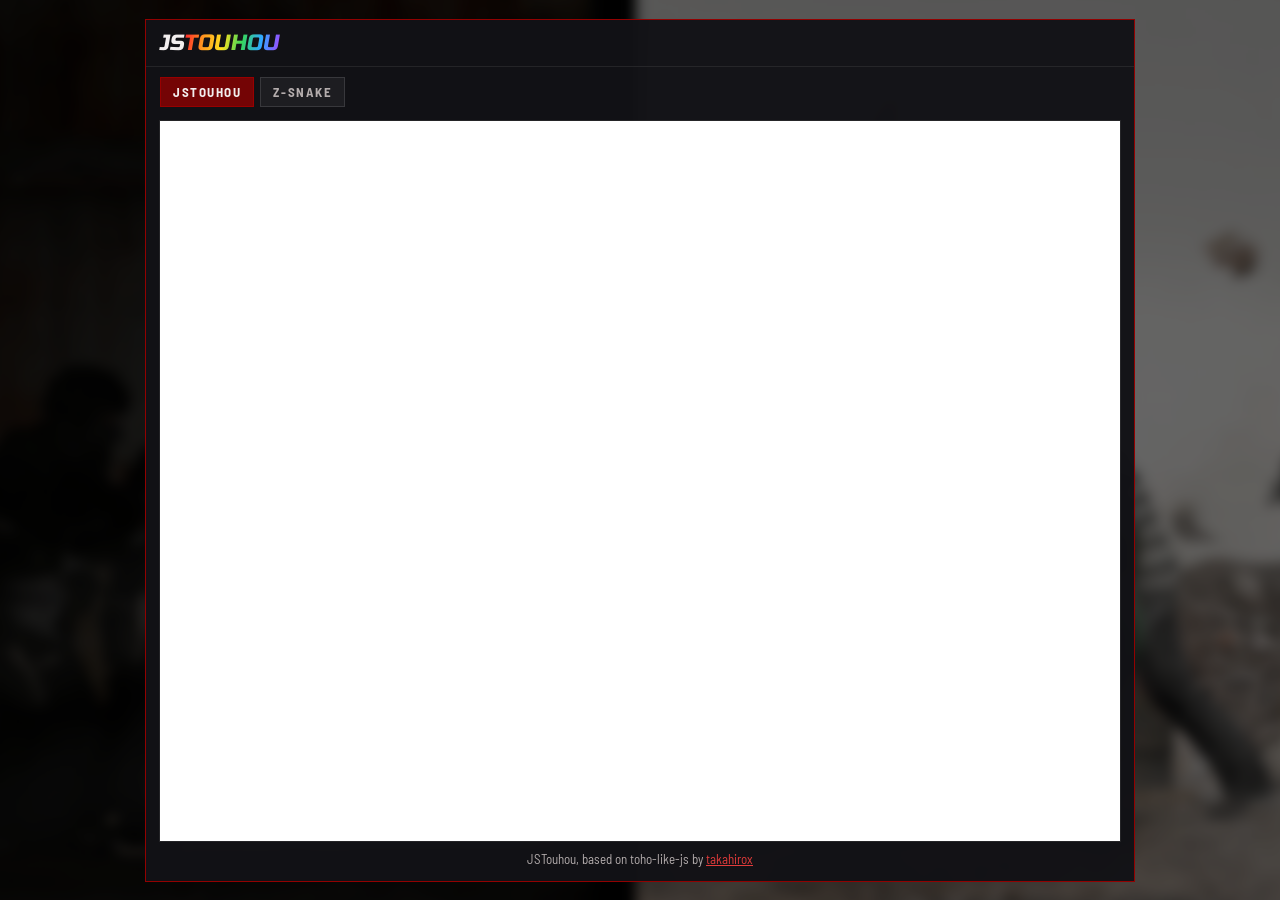
<file: arcade/index.html>
<!doctype html>
<html lang="en">
<head>
<meta charset="utf-8">
<meta name="viewport" content="width=device-width, initial-scale=1">
<title>Z-City+ Arcade</title>
<link rel="stylesheet" href="https://fonts.googleapis.com/css2?family=Russo+One&family=Barlow+Semi+Condensed:wght@400;600;700&display=swap">
<style>
:root {
  --panel: rgba(25, 25, 30, 0.86);
  --edge: rgba(155, 0, 0, 0.94);
  --red: #c80000;
  --hot: #e23b3b;
  --text: #f2eeee;
  --dim: #b4adad;
  --ui: "Bahnschrift", "Barlow Semi Condensed", "Arial Narrow", sans-serif;
  --logo: "Russo One", "Bahnschrift", "Arial Black", sans-serif;
  color-scheme: dark;
}
html, body { margin: 0; min-height: 100%; }
body { background: #0b0b0e; color: var(--text); font-family: var(--ui); overflow: hidden; }
[hidden] { display: none !important; }
.bg { position: fixed; top: 0; right: 0; bottom: 0; left: 0; background: #0b0b0e url("../bg/1.jpg") center / cover no-repeat; filter: blur(6px) brightness(0.4); transform: scale(1.05); }
.stage { position: relative; min-height: 100vh; display: flex; align-items: center; justify-content: center; padding: 12px; box-sizing: border-box; }
.panel { background: var(--panel); border: 1.5px solid var(--edge); backdrop-filter: blur(8px); -webkit-backdrop-filter: blur(8px); box-sizing: border-box; }
/* snake */
.snakebox {
  position: fixed; z-index: 10; top: 0; right: 0; bottom: 0; left: 0; display: grid; place-items: center;
  background: rgba(5,5,8,0.55); opacity: 0; visibility: hidden; transition: opacity 0.3s ease, visibility 0.3s;
  padding-left: max(16px, env(safe-area-inset-left, 0px)); padding-right: max(16px, env(safe-area-inset-right, 0px));
}
.snakebox.open { opacity: 1; visibility: visible; }
.snakewin { width: min(440px, 100%); transform: scale(0.94); transition: transform 0.3s ease; }
.snakebox.open .snakewin { transform: none; }
.snakewin.wide { width: min(990px, 100%, calc((100vh - 170px) * 4 / 3 + 30px)); backdrop-filter: none; -webkit-backdrop-filter: none; background: rgba(18, 18, 22, 0.97); }
.arcadetabs { display: flex; gap: 6px; padding: 10px 14px 0; }
.arcadetabs button { font: 700 13px var(--ui); letter-spacing: 0.12em; text-transform: uppercase; color: var(--dim); background: rgba(255,255,255,0.05); border: 1px solid rgba(255,255,255,0.12); padding: 6px 12px; cursor: pointer; }
.arcadetabs button:hover, .arcadetabs button:focus-visible { color: var(--text); outline: none; border-color: var(--edge); }
.arcadetabs button.on { color: var(--text); background: rgba(150,0,0,0.75); border-color: var(--edge); }
.danmakubody { padding: 14px; display: flex; flex-direction: column; gap: 10px; align-items: center; }
.danmakuframe { position: relative; width: 100%; height: 0; padding-bottom: 75%; overflow: hidden; background: #000; outline: 1px solid rgba(255,255,255,0.08); }
.danmakuframe iframe { position: absolute; top: 0; left: 0; width: 100%; height: 100%; border: 0; }
.danmakuhint { font-size: 13px; color: var(--dim); text-align: center; }
.danmakuhint a { color: var(--hot); }
.snakehead { display: flex; justify-content: space-between; align-items: center; padding: 10px 14px; border-bottom: 1px solid rgba(255,255,255,0.08); }
.snaketitle { font-family: var(--logo); font-size: 22px; transform: skewX(-10deg); }
.snaketitle .r { background: linear-gradient(90deg, #ff2a2a, #ff9a1f, #ffe11f, #36d65a, #2fa8ff, #9a4dff); -webkit-background-clip: text; background-clip: text; color: transparent; }
.snakehead button { font: 700 18px var(--ui); color: var(--text); background: none; border: 1.5px solid var(--edge); width: 32px; height: 32px; cursor: pointer; }
.snakehead button:hover, .snakehead button:focus-visible { background: rgba(150,0,0,0.85); outline: none; }
.snakebody { padding: 14px; display: flex; flex-direction: column; gap: 10px; align-items: center; }
.scores { display: flex; justify-content: space-between; width: 100%; font-size: 14px; letter-spacing: 0.08em; text-transform: uppercase; color: var(--dim); font-variant-numeric: tabular-nums; }
.scores b { color: var(--text); }
#snake { width: 100%; max-width: 400px; aspect-ratio: 1; background: rgba(0,0,0,0.45); border: 1px solid rgba(255,255,255,0.08); display: block; box-sizing: border-box; }
.snakehint { font-size: 13px; color: var(--dim); text-align: center; }
.pad { display: grid; grid-template-columns: repeat(3, 44px); grid-template-rows: repeat(2, 36px); gap: 4px; }
.pad button { font: 700 16px var(--ui); color: var(--text); background: rgba(255,255,255,0.06); border: 1px solid rgba(255,255,255,0.12); cursor: pointer; }
.pad button:hover, .pad button:focus-visible { background: rgba(150,0,0,0.6); outline: none; }
.pad .u { grid-column: 2; grid-row: 1; }
.pad .l { grid-column: 1; grid-row: 2; }
.pad .d { grid-column: 2; grid-row: 2; }
.pad .r { grid-column: 3; grid-row: 2; }

.stage .snakewin { transform: none; }
</style>
</head>
<body>
<div class="bg"></div>
<div class="stage">
  <div class="snakewin panel" role="dialog" aria-label="Arcade">
    <div class="snakehead">
      <div class="snaketitle" id="arcadetitle">JS<span class="r">TOUHOU</span></div>
    </div>
    <div class="arcadetabs">
      <button type="button" class="on" data-game="danmaku">JSTouhou</button>
      <button type="button" data-game="snake">Z-Snake</button>
    </div>
    <div class="danmakubody" id="danmakupane" hidden>
      <div class="danmakuframe" id="danmakuframe"></div>
      <div class="danmakuhint">JSTouhou, based on toho-like-js by <a href="https://github.com/takahirox/toho-like-js" target="_blank" rel="noopener">takahirox</a></div>
    </div>
    <div class="snakebody" id="snakepane">
      <div class="scores"><span>Score <b id="snakescore">0</b></span><span>Best <b id="snakebest">0</b></span></div>
      <canvas id="snake" width="400" height="400"></canvas>
      <div class="snakehint" id="snakehint">Arrow keys or WASD</div>
      <div class="pad">
        <button type="button" class="u" data-dir="up" aria-label="Up">&#9650;</button>
        <button type="button" class="l" data-dir="left" aria-label="Left">&#9664;</button>
        <button type="button" class="d" data-dir="down" aria-label="Down">&#9660;</button>
        <button type="button" class="r" data-dir="right" aria-label="Right">&#9654;</button>
      </div>
    </div>
  </div>
</div>
<script src="../arcade.js"></script>
<script>
zcShowArcade(zcArcade);
</script>
</body>
</html>
</file>
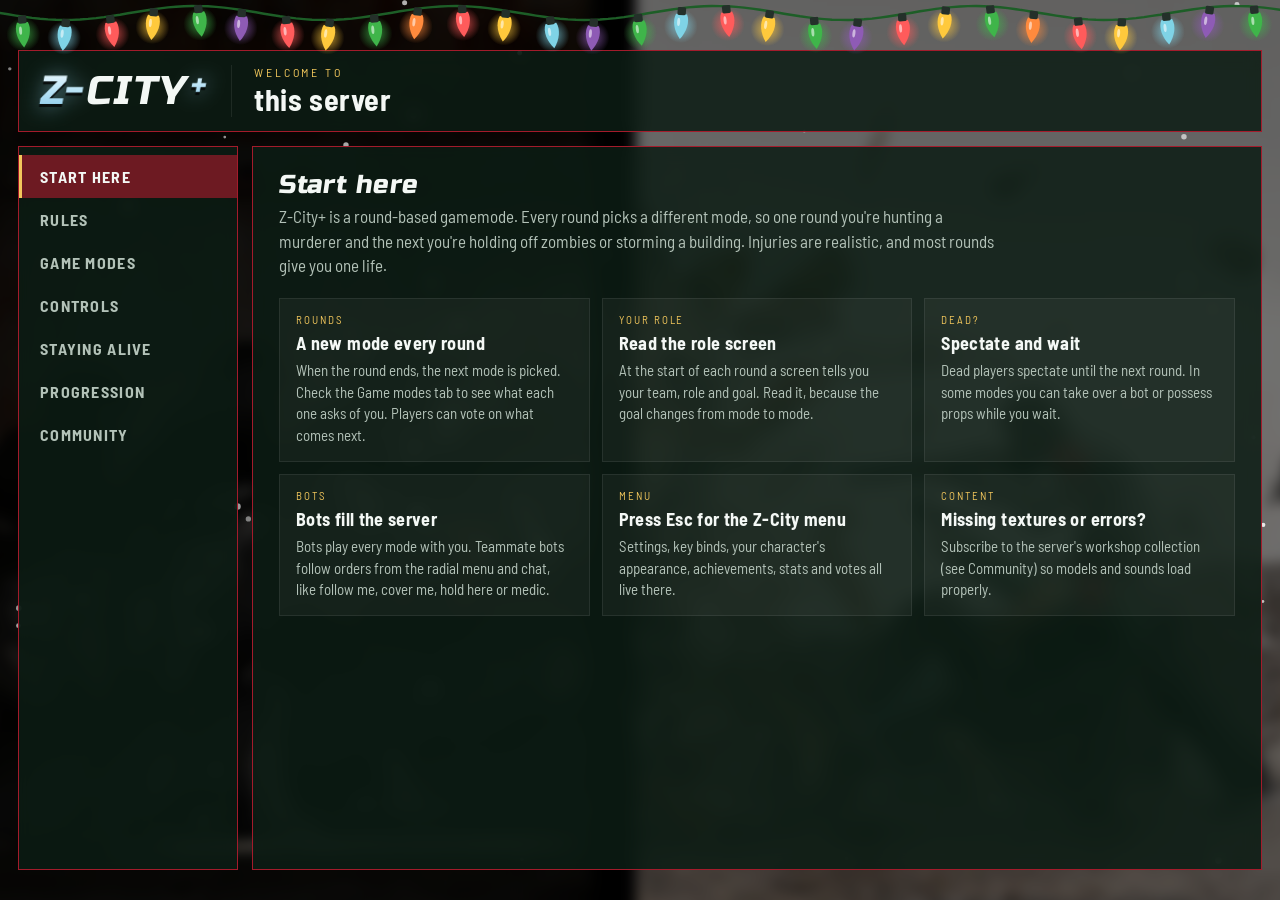
<file: motd/index.html>
<!doctype html>
<html lang="en">
<head>
<meta charset="utf-8">
<meta name="viewport" content="width=device-width, initial-scale=1, viewport-fit=cover">
<title>Z-City+ MOTD</title>
<meta name="viewport-fit-sides" content="cover">
<link rel="stylesheet" href="https://fonts.googleapis.com/css2?family=Russo+One&family=Barlow+Semi+Condensed:wght@400;600;700&display=swap">
<style>
:root {
  --panel: rgba(25, 25, 30, 0.88);
  --panel-2: rgba(255, 255, 255, 0.04);
  --edge: rgba(155, 0, 0, 0.94);
  --red: #c80000;
  --hot: #e23b3b;
  --text: #f2eeee;
  --dim: #b4adad;
  --ui: "Bahnschrift", "Barlow Semi Condensed", "Arial Narrow", sans-serif;
  --logo: "Russo One", "Bahnschrift", "Arial Black", sans-serif;
  --bg: #0b0b0e;
  --panel-solid: rgba(18, 18, 22, 0.97);
  --red-dark: #5a0000;
  --glow: rgba(200, 0, 0, 0.6);
  --hover: rgba(150, 0, 0, 0.3);
  --active: rgba(150, 0, 0, 0.6);
  --pick: rgba(150, 0, 0, 0.75);
  --tab-mark: #ff3b3b;
  --bind: #e8b04a;
  --bind-line: rgba(232, 176, 74, 0.5);
  --logo-main: #ffffff;
  --line: rgba(255, 255, 255, 0.08);
  --chip: rgba(255, 255, 255, 0.05);
  --chip-line: rgba(255, 255, 255, 0.13);
  --faint: rgba(242, 238, 238, 0.5);
  --shadow: rgba(0, 0, 0, 0.8);
  --shade-rgb: 8, 8, 10;
  color-scheme: dark;
}
html, body { height: 100%; margin: 0; }
body { background: var(--bg); color: var(--text); font-family: var(--ui); font-size: 16px; overflow: hidden; }
[hidden] { display: none !important; }

.bg { position: fixed; top: 0; right: 0; bottom: 0; left: 0; background: var(--bg) center / cover no-repeat; filter: blur(6px) brightness(0.45); transform: scale(1.05); }

.shell {
  position: relative; z-index: 1; height: 100%; box-sizing: border-box;
  display: grid; grid-template-rows: auto minmax(0, 1fr); gap: 14px;
  padding-block: 18px 30px;
  padding-left: max(18px, env(safe-area-inset-left, 0px));
  padding-right: max(18px, env(safe-area-inset-right, 0px));
}
body.zp-lights .shell { padding-top: 50px; }
.zpsnow { z-index: 0 !important; }
.panel { background: var(--panel); border: 1.5px solid var(--edge); backdrop-filter: blur(8px); -webkit-backdrop-filter: blur(8px); box-sizing: border-box; }

.head { display: flex; align-items: center; gap: 22px; padding: 14px 22px; flex-wrap: wrap; }
.logo { font-family: var(--logo); font-size: 40px; line-height: 1; letter-spacing: 0.04em; transform: skewX(-10deg); white-space: nowrap; }
.logo .z, .logo .plus { color: var(--red); }
.logo .plus { font-size: 0.72em; vertical-align: 0.32em; margin-left: 0.06em; }
.headtext { display: flex; flex-direction: column; gap: 2px; min-width: 0; flex: 1; border-left: 1px solid var(--line); padding-left: 22px; }
.welcome { font-size: 12px; letter-spacing: 0.24em; text-transform: uppercase; color: var(--hot); }
.server { font-size: 30px; font-weight: 700; letter-spacing: 0.02em; overflow-wrap: anywhere; }
.map { font-size: 14px; letter-spacing: 0.16em; text-transform: uppercase; color: var(--dim); }
.map b { color: var(--text); font-weight: 600; }

.body { display: grid; grid-template-columns: 220px minmax(0, 1fr); gap: 14px; min-height: 0; }
.tabs { display: flex; flex-direction: column; padding: 8px 0; overflow-y: auto; }
.tabs button {
  text-align: left; font: 700 16px var(--ui); letter-spacing: 0.08em; text-transform: uppercase; color: var(--dim);
  background: none; border: 0; border-left: 3px solid transparent; padding: 12px 18px; cursor: pointer; transition: background 0.2s, color 0.2s;
}
.tabs button:hover, .tabs button:focus-visible { color: var(--text); background: var(--hover); outline: none; }
.tabs button.on { color: var(--text); background: var(--active); border-left-color: var(--tab-mark); }

.pane { overflow-y: auto; padding: 22px 26px 30px; min-width: 0; }
.page { animation: pagein 0.3s ease; }
@keyframes pagein { from { opacity: 0; transform: translateY(6px); } to { opacity: 1; transform: none; } }
.page h2 { font-family: var(--logo); font-weight: 400; font-size: 26px; transform: skewX(-8deg); margin: 0 0 4px; letter-spacing: 0.03em; }
.lede { color: var(--dim); font-size: 17px; margin: 0 0 20px; max-width: 80ch; line-height: 1.45; }
.ph { display: inline-block; font-size: 11px; letter-spacing: 0.14em; text-transform: uppercase; color: var(--bg); background: var(--bind); padding: 2px 7px; margin-left: 10px; vertical-align: 3px; transform: none; font-family: var(--ui); font-weight: 700; }

.grid { display: grid; grid-template-columns: repeat(auto-fill, minmax(280px, 1fr)); gap: 12px; }
.card { background: var(--panel-2); border: 1px solid var(--line); padding: 14px 16px; }
.card h3 { margin: 0 0 6px; font-size: 18px; letter-spacing: 0.02em; }
.card p { margin: 0; color: var(--dim); line-height: 1.45; font-size: 15px; }
.card .tag { font-size: 11px; letter-spacing: 0.18em; text-transform: uppercase; color: var(--hot); margin-bottom: 6px; }

.rules { list-style: none; margin: 0; padding: 0; display: grid; grid-template-columns: repeat(auto-fill, minmax(420px, 1fr)); gap: 10px; counter-reset: rule; }
.rules li { counter-increment: rule; display: grid; grid-template-columns: 46px minmax(0, 1fr); gap: 14px; align-items: start; background: var(--panel-2); border: 1px solid var(--line); padding: 14px 16px; }
.rules li::before { content: counter(rule); font-family: var(--logo); font-size: 26px; color: var(--red); line-height: 1; text-align: center; padding-top: 2px; }
.rules b { display: block; font-size: 17px; margin-bottom: 3px; }
.rules span { color: var(--dim); line-height: 1.45; font-size: 15px; }

.keys { display: grid; grid-template-columns: repeat(auto-fill, minmax(330px, 1fr)); gap: 8px 14px; }
.keygroup { margin-bottom: 22px; }
.keygroup h3 { font-size: 12px; letter-spacing: 0.24em; text-transform: uppercase; color: var(--hot); margin: 0 0 10px; font-weight: 700; }
.key { display: grid; grid-template-columns: 112px minmax(0, 1fr); gap: 14px; align-items: center; padding: 8px 10px; background: var(--panel-2); border: 1px solid var(--line); }
.key kbd { justify-self: start; font: 700 14px var(--ui); letter-spacing: 0.04em; color: var(--text); background: var(--line); border: 1px solid var(--chip-line); border-bottom-width: 3px; padding: 4px 9px; white-space: nowrap; }
.key kbd.bind { color: var(--bind); border-color: var(--bind-line); }
.key span { color: var(--dim); font-size: 15px; line-height: 1.35; }
.key span b { color: var(--text); font-weight: 600; }
.note { color: var(--dim); font-size: 14px; margin: 4px 0 0; }
.note kbd { font: 700 12px var(--ui); color: var(--bind); border: 1px solid var(--bind-line); padding: 1px 6px; }

/* modes */
.modewrap { display: grid; grid-template-columns: minmax(260px, 340px) minmax(0, 1fr); gap: 16px; align-items: start; }
.modelist { border: 1px solid var(--line); background: var(--panel-2); }
.modelist .group { font-size: 11px; letter-spacing: 0.22em; text-transform: uppercase; color: var(--hot); padding: 12px 14px 4px; }
.modelist button {
  width: 100%; text-align: left; display: flex; justify-content: space-between; gap: 10px;
  font: 600 16px var(--ui); color: var(--text); background: none; border: 0; border-top: 1px solid var(--line); padding: 9px 14px; cursor: pointer; transition: background 0.2s;
}
.modelist button:hover, .modelist button:focus-visible { background: var(--hover); outline: none; }
.modelist button.on { background: var(--active); }
.modelist .kind { font-size: 11px; letter-spacing: 0.12em; text-transform: uppercase; color: var(--dim); align-self: center; white-space: nowrap; }
.modelist .subcount { color: var(--hot); margin-right: 8px; }
.modelist button.on .subcount { color: var(--text); }
.detail { position: sticky; top: 0; border: 1px solid var(--line); background: var(--panel-2); padding: 22px 24px; }
.detail .kindbig { font-size: 12px; letter-spacing: 0.24em; text-transform: uppercase; color: var(--hot); }
.detail h3 { font-family: var(--logo); font-weight: 400; font-size: 40px; margin: 6px 0 14px; transform: skewX(-8deg); line-height: 1.05; }
.subs { display: flex; flex-wrap: wrap; gap: 8px; margin-bottom: 14px; }
.subs button {
  font: 600 13px var(--ui); letter-spacing: 0.06em; text-transform: uppercase;
  color: var(--dim); background: var(--chip); border: 1px solid var(--chip-line); padding: 6px 12px; cursor: pointer;
  transition: background 0.2s, color 0.2s, border-color 0.2s;
}
.subs button:hover, .subs button:focus-visible { color: var(--text); border-color: var(--edge); background: var(--hover); outline: none; }
.subs button.pick { color: var(--text); background: var(--pick); border-color: var(--edge); }
#modedesc { font-size: 20px; line-height: 1.5; max-width: 60ch; margin: 0; transition: opacity 0.18s; }
#modedesc.swap { opacity: 0; }
.detail .subnote { margin-top: 18px; color: var(--dim); font-size: 14px; }

.links { display: grid; grid-template-columns: repeat(auto-fill, minmax(300px, 1fr)); gap: 12px; }
.links .card a { color: var(--text); }
.go { display: inline-block; margin-top: 10px; font: 700 13px var(--ui); letter-spacing: 0.1em; text-transform: uppercase; color: var(--text); text-decoration: none; border: 1.5px solid var(--edge); padding: 6px 12px; }
.go:hover, .go:focus-visible { background: var(--active); outline: none; }
.custom { line-height: 1.5; color: var(--dim); max-width: 80ch; }
.custom a { color: var(--hot); }
.logo.haspic { transform: none; }
.logo .logoimg { display: block; max-height: 56px; }
.live .tiles { display: grid; grid-template-columns: repeat(auto-fill, minmax(180px, 1fr)); gap: 12px; margin-bottom: 18px; }
.tile { background: var(--panel-2); border: 1px solid var(--line); padding: 12px 16px; display: flex; flex-direction: column; gap: 2px; }
.tile .tag { font-size: 11px; letter-spacing: 0.18em; text-transform: uppercase; color: var(--hot); }
.tile b { font-size: 26px; font-weight: 700; font-variant-numeric: tabular-nums; }
.you { margin-bottom: 18px; }
.youname { font-size: 30px; font-weight: 700; }
.youtitle { font-size: 17px; font-style: italic; color: var(--hot); }
.youlevel { color: var(--dim); font-size: 17px; margin-top: 4px; }
.youlevel b { color: var(--text); }
.livehead { font-size: 12px; letter-spacing: 0.24em; text-transform: uppercase; color: var(--hot); margin: 6px 0 10px; font-weight: 700; }
.board { width: 100%; max-width: 760px; border-collapse: collapse; font-size: 16px; }
.board th { text-align: left; font-size: 11px; letter-spacing: 0.18em; text-transform: uppercase; color: var(--dim); font-weight: 600; padding: 6px 10px; border-bottom: 1px solid var(--line); }
.board td { padding: 8px 10px; border-bottom: 1px solid var(--line); }
.board .num { text-align: right; font-variant-numeric: tabular-nums; }
.board tr.me td { color: var(--hot); font-style: italic; }
.dimcell { color: var(--dim); font-size: 14px; }
.closebtn { margin: 0 0 0 auto; cursor: pointer; background: none; }
#rulesdone { margin-top: 16px; cursor: pointer; background: none; }
#rulesdone:disabled { opacity: 0.6; cursor: default; }
.slot { display: inline-block; margin-top: 8px; font-family: Consolas, "Courier New", monospace; font-size: 13px; color: var(--bind); border: 1px dashed var(--bind-line); padding: 4px 8px; }

.closehint { position: fixed; z-index: 2; left: 50%; bottom: 8px; white-space: nowrap; transform: translateX(-50%); font-size: 12px; letter-spacing: 0.14em; text-transform: uppercase; color: var(--faint); }

@media (max-width: 760px) {
  body { overflow: auto; }
  .shell { height: auto; min-height: 100%; }
  .body { grid-template-columns: minmax(0, 1fr); }
  .tabs { flex-direction: row; overflow-x: auto; padding: 0; }
  .tabs button { border-left: 0; border-bottom: 3px solid transparent; white-space: nowrap; padding: 12px 14px; }
  .tabs button.on { border-bottom-color: var(--tab-mark); }
  .headtext { border-left: 0; padding-left: 0; }
  .modewrap { grid-template-columns: minmax(0, 1fr); }
  .detail { position: static; }
  .rules { grid-template-columns: minmax(0, 1fr); }
  .key { grid-template-columns: 96px minmax(0, 1fr); }
  .keys { grid-template-columns: minmax(0, 1fr); }
}
@media (prefers-reduced-motion: reduce) {
  .page { animation: none; }
  #modedesc, .tabs button { transition: none; }
}
</style>
<script src="../modes.js"></script>
<script src="../config.js"></script>
<script src="../zplus.js"></script>
<script>zpStart();</script>
</head>
<body>

<div class="bg" id="bg"></div>

<div class="shell">
  <header class="head panel">
    <div class="logo" id="logo"></div>
    <div class="headtext">
      <div class="welcome" id="welcome">Welcome to</div>
      <div class="server" id="server">this server</div>
      <div class="map" id="mapline">map <b id="mapname"></b></div>
    </div>
  </header>

  <div class="body">
    <nav class="tabs panel" id="tabs" aria-label="Sections"></nav>

    <main class="pane panel" id="pane"></main>
  </div>
</div>

<div class="closehint" id="closehint"></div>

<script>
var zcMotd = zpConfig.motd || {};
var zcBgImage = zpRoot + zpPick(zcMotd.background, "bg/1.jpg");

function zcParam(paramName) {
  var found = new RegExp("[?&]" + paramName + "=([^&#]*)").exec(window.location.search);
  if (!found) return "";
  try { return decodeURIComponent(found[1].replace(/\+/g, " ")); } catch (err) { return found[1]; }
}

document.getElementById("bg").style.backgroundImage = "url('" + zcBgImage + "')";

var zcServerName = zcParam("name");
var zcMapName = zcParam("map");
if (zcServerName !== "" && zcServerName.indexOf("%") !== 0) document.getElementById("server").textContent = zcServerName;
if (zcMapName !== "" && zcMapName.indexOf("%") !== 0) {
  document.getElementById("mapname").textContent = zcMapName;
} else {
  document.getElementById("mapline").hidden = true;
}

zpFillLogo(document.getElementById("logo"));
document.getElementById("welcome").textContent = zpPick(zcMotd.welcome, "Welcome to");
document.getElementById("closehint").textContent = zpPick(zcMotd.closeHint, "");
if (zcServerName === "" || zcServerName.indexOf("%") === 0) {
  if (zpPick(zpConfig.serverName, "") !== "") document.getElementById("server").textContent = zpConfig.serverName;
}

/* pages and tabs are built from config.js */
function zcMakeBox(tagName, boxClass, boxHtml) {
  var newBox = document.createElement(tagName);
  if (boxClass) newBox.className = boxClass;
  if (boxHtml !== undefined) newBox.innerHTML = boxHtml;
  return newBox;
}
function zcCardsHtml(cardList) {
  var cardsHtml = "";
  for (var ci = 0; ci < cardList.length; ci++) {
    var oneCard = cardList[ci];
    cardsHtml += '<div class="card">';
    if (oneCard.tag) cardsHtml += '<div class="tag">' + oneCard.tag + "</div>";
    cardsHtml += "<h3>" + zpPick(oneCard.title, "") + "</h3><p>" + zpPick(oneCard.text, "") + "</p>";
    if (oneCard.url) cardsHtml += '<a class="go" href="' + String(oneCard.url).replace(/"/g, "&quot;") + '" target="_blank" rel="noopener">' + zpPick(oneCard.button, "Open") + "</a>";
    cardsHtml += "</div>";
  }
  return cardsHtml;
}
var zcPageList = zcMotd.pages || [];
var zcTabBar = document.getElementById("tabs");
var zcPane = document.getElementById("pane");
for (var pi = 0; pi < zcPageList.length; pi++) {
  var pageInfo = zcPageList[pi];
  var pageId = String(zpPick(pageInfo.id, "page" + pi)).replace(/[^A-Za-z0-9_\-]/g, "");
  if (pageInfo.type === "modes" && zpModeGroups().length === 0) continue;
  var pageBox = zcMakeBox("section", "page");
  pageBox.id = "page-" + pageId;
  var pageTitle = zpPick(pageInfo.title, pageInfo.tab);
  var titleHtml = pageTitle;
  if (pageInfo.badge) titleHtml += ' <span class="ph">' + pageInfo.badge + "</span>";
  pageBox.appendChild(zcMakeBox("h2", "", titleHtml));
  if (pageInfo.lede) pageBox.appendChild(zcMakeBox("p", "lede", pageInfo.lede));
  if (pageInfo.type === "cards") {
    pageBox.appendChild(zcMakeBox("div", "grid", zcCardsHtml(pageInfo.cards || [])));
  } else if (pageInfo.type === "rules") {
    var rulesHtml = "";
    var ruleList = pageInfo.rules || [];
    for (var ri = 0; ri < ruleList.length; ri++) {
      rulesHtml += "<li><div><b>" + zpPick(ruleList[ri].title, "") + "</b><span>" + zpPick(ruleList[ri].text, "") + "</span></div></li>";
    }
    pageBox.appendChild(zcMakeBox("ol", "rules", rulesHtml));
  } else if (pageInfo.type === "keys") {
    var groupList = pageInfo.groups || [];
    for (var gi = 0; gi < groupList.length; gi++) {
      var keysHtml = "";
      var keyList = groupList[gi].keys || [];
      for (var ki = 0; ki < keyList.length; ki++) {
        keysHtml += '<div class="key"><kbd' + (keyList[ki].unbound ? ' class="bind"' : "") + ">" + zpPick(keyList[ki].key, "") + "</kbd><span>" + zpPick(keyList[ki].text, "") + "</span></div>";
      }
      pageBox.appendChild(zcMakeBox("div", "keygroup", "<h3>" + zpPick(groupList[gi].title, "") + '</h3><div class="keys">' + keysHtml + "</div>"));
    }
  } else if (pageInfo.type === "modes") {
    pageBox.appendChild(zcMakeBox("div", "modewrap", '<div class="modelist" id="modelist"></div><div class="detail" id="detail"><div class="kindbig" id="modekind"></div><h3 id="modename"></h3><div class="subs" id="modesubs"></div><p id="modedesc"></p><div class="subnote" id="subnote"></div></div>'));
  } else if (pageInfo.type === "stats" || pageInfo.type === "leaderboard" || pageInfo.type === "server") {
    var liveBox = zcMakeBox("div", "live");
    liveBox.id = "zp-" + pageInfo.type;
    pageBox.appendChild(liveBox);
    pageBox.setAttribute("data-live", "1");
  } else if (pageInfo.type === "html") {
    pageBox.appendChild(zcMakeBox("div", "custom", zpPick(pageInfo.html, "")));
  }
  pageBox.hidden = true;
  zcPane.appendChild(pageBox);
  var tabBtn = zcMakeBox("button");
  tabBtn.type = "button";
  tabBtn.setAttribute("data-page", pageId);
  tabBtn.textContent = zpPick(pageInfo.tab, pageTitle);
  if (pageBox.getAttribute("data-live") === "1") tabBtn.hidden = true;
  zcTabBar.appendChild(tabBtn);
}

/* stats and live info, sent in by the game server when the motd is opened in game */
function zcSafeText(rawValue) {
  var holder = document.createElement("div");
  holder.textContent = rawValue === undefined || rawValue === null ? "" : String(rawValue);
  return holder.innerHTML;
}
function zcShowLiveTab(liveType) {
  var liveBox = document.getElementById("zp-" + liveType);
  if (!liveBox) return;
  var livePageName = liveBox.parentNode.id.replace("page-", "");
  var liveBtn = document.querySelector('#tabs button[data-page="' + livePageName + '"]');
  if (liveBtn) liveBtn.hidden = false;
}
function zcTimeText(totalSecs) {
  totalSecs = Math.max(0, Math.floor(totalSecs || 0));
  var restSecs = totalSecs % 60;
  return Math.floor(totalSecs / 60) + ":" + (restSecs < 10 ? "0" : "") + restSecs;
}
function zcFillStats(cardInfo) {
  var statsBox = document.getElementById("zp-stats");
  if (!statsBox || !cardInfo) return;
  var statsHtml = '<div class="you"><div class="youname">' + zcSafeText(cardInfo.name) + "</div>";
  if (cardInfo.title) statsHtml += '<div class="youtitle"' + (cardInfo.titleColor ? ' style="color:' + zcSafeText(cardInfo.titleColor) + '"' : "") + ">" + zcSafeText(cardInfo.title) + "</div>";
  if (cardInfo.level !== undefined) {
    statsHtml += '<div class="youlevel">Level <b>' + zcSafeText(cardInfo.level) + "</b>";
    if (cardInfo.prestige) statsHtml += " &middot; Prestige <b>" + zcSafeText(cardInfo.prestige) + "</b>";
    statsHtml += "</div>";
  }
  statsHtml += "</div>";
  var statList = cardInfo.stats || [];
  if (statList.length > 0) {
    statsHtml += '<div class="tiles">';
    for (var si = 0; si < statList.length; si++) {
      statsHtml += '<div class="tile"><div class="tag">' + zcSafeText(statList[si].label) + "</div><b>" + zcSafeText(statList[si].value) + "</b></div>";
    }
    statsHtml += "</div>";
  }
  var bestModes = cardInfo.modes || [];
  if (bestModes.length > 0) {
    statsHtml += '<h3 class="livehead">Best modes</h3><table class="board"><tbody>';
    for (var mi = 0; mi < bestModes.length; mi++) {
      statsHtml += "<tr><td>" + zcSafeText(bestModes[mi].name) + '</td><td class="num">Level ' + zcSafeText(bestModes[mi].level) + '</td><td class="dimcell">' + zcSafeText(bestModes[mi].rank || "") + "</td></tr>";
    }
    statsHtml += "</tbody></table>";
  }
  statsBox.innerHTML = statsHtml;
  zcShowLiveTab("stats");
}
function zcFillBoard(boardInfo, mySteamId) {
  var boardBox = document.getElementById("zp-leaderboard");
  if (!boardBox || !boardInfo || !boardInfo.rows || boardInfo.rows.length === 0) return;
  var columnList = boardInfo.columns || [];
  var boardHtml = '<table class="board"><thead><tr><th class="num">#</th><th>Player</th>';
  for (var ci = 0; ci < columnList.length; ci++) boardHtml += '<th class="num">' + zcSafeText(columnList[ci]) + "</th>";
  boardHtml += "</tr></thead><tbody>";
  for (var ri = 0; ri < boardInfo.rows.length; ri++) {
    var rowInfo = boardInfo.rows[ri];
    boardHtml += "<tr" + (rowInfo.steamid && rowInfo.steamid === mySteamId ? ' class="me"' : "") + '><td class="num dimcell">' + (ri + 1) + "</td><td>" + zcSafeText(rowInfo.name) + "</td>";
    var valueList = rowInfo.values || [];
    for (var vi = 0; vi < valueList.length; vi++) boardHtml += '<td class="num">' + zcSafeText(valueList[vi]) + "</td>";
    boardHtml += "</tr>";
  }
  boardHtml += "</tbody></table>";
  boardBox.innerHTML = boardHtml;
  zcShowLiveTab("leaderboard");
}
var zcRoundEndsAt = 0;
function zcFillServer(serverInfo) {
  var serverBox = document.getElementById("zp-server");
  if (!serverBox || !serverInfo) return;
  var serverHtml = '<div class="tiles">';
  serverHtml += '<div class="tile"><div class="tag">Players</div><b>' + zcSafeText(serverInfo.players) + " / " + zcSafeText(serverInfo.maxPlayers) + "</b>" + (serverInfo.bots ? '<span class="dimcell">+ ' + zcSafeText(serverInfo.bots) + " bots</span>" : "") + "</div>";
  serverHtml += '<div class="tile"><div class="tag">Map</div><b>' + zcSafeText(serverInfo.map) + "</b></div>";
  if (serverInfo.mode) serverHtml += '<div class="tile"><div class="tag">Mode</div><b>' + zcSafeText(serverInfo.mode) + "</b>" + (serverInfo.subtype ? '<span class="dimcell">' + zcSafeText(serverInfo.subtype) + "</span>" : "") + "</div>";
  if (serverInfo.roundState) {
    serverHtml += '<div class="tile"><div class="tag">Round' + (serverInfo.round ? " " + zcSafeText(serverInfo.round) : "") + "</div><b>" + zcSafeText(serverInfo.roundState) + "</b>";
    if (serverInfo.timeLeft !== undefined && serverInfo.timeLeft > 0) serverHtml += '<span class="dimcell" id="zp-timeleft">' + zcTimeText(serverInfo.timeLeft) + " left</span>";
    serverHtml += "</div>";
  }
  serverHtml += "</div>";
  var onlineList = serverInfo.online || [];
  if (onlineList.length > 0) {
    serverHtml += '<h3 class="livehead">Online now</h3><table class="board"><tbody>';
    for (var oi = 0; oi < onlineList.length; oi++) {
      serverHtml += "<tr><td>" + zcSafeText(onlineList[oi].name) + "</td>" + (onlineList[oi].level !== undefined ? '<td class="num">Level ' + zcSafeText(onlineList[oi].level) + "</td>" : "") + "</tr>";
    }
    serverHtml += "</tbody></table>";
  }
  serverBox.innerHTML = serverHtml;
  if (serverInfo.timeLeft > 0) zcRoundEndsAt = Date.now() + serverInfo.timeLeft * 1000;
  zcShowLiveTab("server");
}
setInterval(function () {
  var timeBox = document.getElementById("zp-timeleft");
  if (!timeBox || zcRoundEndsAt === 0) return;
  timeBox.textContent = zcTimeText((zcRoundEndsAt - Date.now()) / 1000) + " left";
}, 1000);

function zcAddRulesButton() {
  var rulesPage = document.querySelector('.page ol.rules');
  if (!rulesPage || document.getElementById("rulesdone")) return;
  var doneBtn = zcMakeBox("button", "go");
  doneBtn.type = "button";
  doneBtn.id = "rulesdone";
  doneBtn.textContent = zpPick(zcMotd.rulesButton, "I've read the rules");
  doneBtn.addEventListener("click", function () {
    if (window.zplus && window.zplus.rulesRead) window.zplus.rulesRead();
    doneBtn.textContent = "Thanks!";
    doneBtn.disabled = true;
  });
  rulesPage.parentNode.appendChild(doneBtn);
}

window.ZPlus = {
  setData: function (motdData) {
    if (!motdData) return;
    var myId = motdData.player ? motdData.player.steamid : "";
    zcFillStats(motdData.player);
    zcFillBoard(motdData.leaderboard, myId);
    zcFillServer(motdData.server);
    if (motdData.server && motdData.server.hostname) document.getElementById("server").textContent = motdData.server.hostname;
    if (motdData.rulesButton) zcAddRulesButton();
  }
};

if (zpParam("ingame") === "1") {
  var closeBtn = zcMakeBox("button", "go closebtn");
  closeBtn.type = "button";
  closeBtn.textContent = "Close";
  closeBtn.addEventListener("click", function () {
    if (window.zplus && window.zplus.close) window.zplus.close();
  });
  document.querySelector(".head").appendChild(closeBtn);
}

if (zpParam("demo") === "1") {
  ZPlus.setData({
    player: { name: "Player", steamid: "76561197960287930", level: 42, prestige: 1, title: "Survivor", stats: [{ label: "Wins", value: 128 }, { label: "Playtime", value: "36h 12m" }, { label: "Best mode", value: "Homicide" }, { label: "Kills", value: 911 }], modes: [{ name: "Homicide", level: 18, rank: "Veteran" }, { name: "Stalker", level: 9, rank: "Regular" }] },
    server: { hostname: "Demo Server", map: "zb_downtown", players: 9, bots: 6, maxPlayers: 32, mode: "Homicide", subtype: "Partners", round: 14, roundState: "In round", timeLeft: 263, online: [{ name: "Player", level: 42 }, { name: "Someone", level: 7 }] },
    leaderboard: { columns: ["Level", "Wins", "Kills"], rows: [{ name: "Top player", values: [151, 900, 4000] }, { name: "Player", steamid: "76561197960287930", values: [92, 128, 911] }] },
    rulesButton: true
  });
}

/* tabs */
var zcTabBtns = document.querySelectorAll("#tabs button");
function zcShowPage(pageName) {
  for (var t = 0; t < zcTabBtns.length; t++) {
    var isThis = zcTabBtns[t].getAttribute("data-page") === pageName;
    zcTabBtns[t].className = isThis ? "on" : "";
    document.getElementById("page-" + zcTabBtns[t].getAttribute("data-page")).hidden = !isThis;
  }
  document.getElementById("pane").scrollTop = 0;
}
for (var tb = 0; tb < zcTabBtns.length; tb++) {
  zcTabBtns[tb].addEventListener("click", function () { zcShowPage(this.getAttribute("data-page")); });
}
if (zcTabBtns.length > 0) zcShowPage(zcTabBtns[0].getAttribute("data-page"));

/* modes */
var zcModeList = document.getElementById("modelist");
var zcMotdModes = zpModeGroups();
var zcModeBtns = [];
function zcShowMode(modeInfo, modeBtn) {
  for (var b = 0; b < zcModeBtns.length; b++) zcModeBtns[b].className = "";
  modeBtn.className = "on";
  document.getElementById("modekind").textContent = modeInfo.kind;
  document.getElementById("modename").textContent = modeInfo.name;
  var descBox = document.getElementById("modedesc");
  descBox.textContent = modeInfo.desc;
  var subBox = document.getElementById("modesubs");
  subBox.innerHTML = "";
  var subNote = document.getElementById("subnote");
  if (!modeInfo.subs) {
    subNote.textContent = "This mode has no subtypes.";
    return;
  }
  subNote.textContent = "Subtypes are rolled at random, so you won't know which one you get until the round starts.";
  var choices = [{ name: "Standard", desc: modeInfo.desc }].concat(modeInfo.subs);
  for (var c = 0; c < choices.length; c++) {
    (function (subInfo, isFirst) {
      var subBtn = document.createElement("button");
      subBtn.type = "button";
      subBtn.textContent = subInfo.name;
      if (isFirst) subBtn.className = "pick";
      subBtn.addEventListener("click", function () {
        var others = subBox.children;
        for (var k = 0; k < others.length; k++) others[k].className = "";
        subBtn.className = "pick";
        descBox.className = "swap";
        setTimeout(function () {
          descBox.textContent = subInfo.desc;
          descBox.className = "";
        }, 180);
      });
      subBox.appendChild(subBtn);
    })(choices[c], c === 0);
  }
}
for (var g = 0; zcModeList && g < zcMotdModes.length; g++) {
  var groupLabel = document.createElement("div");
  groupLabel.className = "group";
  groupLabel.textContent = zcMotdModes[g].group;
  zcModeList.appendChild(groupLabel);
  for (var m = 0; m < zcMotdModes[g].modes.length; m++) {
    (function (modeInfo) {
      var modeBtn = document.createElement("button");
      modeBtn.type = "button";
      var nameSpan = document.createElement("span");
      nameSpan.textContent = modeInfo.name;
      var kindSpan = document.createElement("span");
      kindSpan.className = "kind";
      if (modeInfo.subs) {
        var countSpan = document.createElement("span");
        countSpan.className = "subcount";
        countSpan.textContent = "+" + modeInfo.subs.length;
        kindSpan.appendChild(countSpan);
      }
      kindSpan.appendChild(document.createTextNode(modeInfo.kind));
      modeBtn.appendChild(nameSpan);
      modeBtn.appendChild(kindSpan);
      modeBtn.addEventListener("click", function () { zcShowMode(modeInfo, modeBtn); });
      zcModeBtns.push(modeBtn);
      zcModeList.appendChild(modeBtn);
    })(zcMotdModes[g].modes[m]);
  }
}
if (zcModeBtns.length > 0) zcModeBtns[0].click();
</script>
</body>
</html>
</file>
